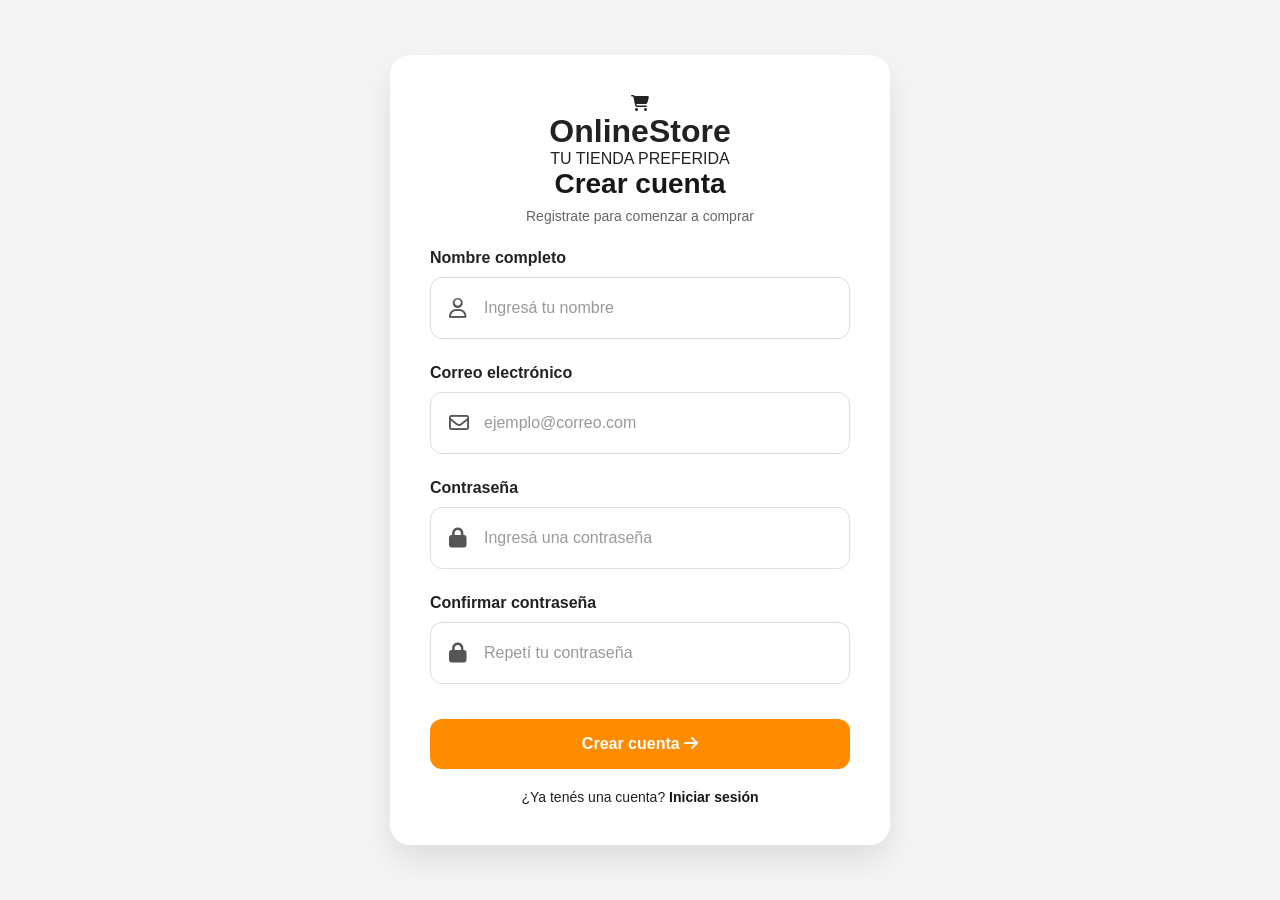
<file: registro.html>
<!DOCTYPE html>
<html lang="es">

<head>
    <meta charset="UTF-8">
    <meta name="viewport" content="width=device-width, initial-scale=1.0">

    <title>OnlineStore - Crear cuenta</title>

    <link rel="stylesheet" href="assets/style.css">

    <link rel="stylesheet"
          href="https://cdnjs.cloudflare.com/ajax/libs/font-awesome/6.5.2/css/all.min.css">
</head>

<body>

    <main class="register-page">

        <div class="register-card">

            <!-- Logo -->

            <div class="register-logo">

                <i class="fa-solid fa-cart-shopping"></i>

                <h1>
                    <span>Online</span>Store
                </h1>

                <p>TU TIENDA PREFERIDA</p>

            </div>


            <!-- Título -->

            <h2>Crear cuenta</h2>

            <p class="register-subtitle">
                Registrate para comenzar a comprar
            </p>


            <!-- Formulario -->

            <form action="registro.php" method="POST">

                <!-- Nombre -->

                <div class="input-group">

                    <label for="nombre">
                        Nombre completo
                    </label>

                    <div class="input-box">

                        <i class="fa-regular fa-user"></i>

                        <input
                            type="text"
                            id="nombre"
                            name="nombre"
                            placeholder="Ingresá tu nombre"
                            required
                        >

                    </div>

                </div>


                <!-- Email -->

                <div class="input-group">

                    <label for="email">
                        Correo electrónico
                    </label>

                    <div class="input-box">

                        <i class="fa-regular fa-envelope"></i>

                        <input
                            type="email"
                            id="email"
                            name="email"
                            placeholder="ejemplo@correo.com"
                            required
                        >

                    </div>

                </div>


                <!-- Contraseña -->

                <div class="input-group">

                    <label for="password">
                        Contraseña
                    </label>

                    <div class="input-box">

                        <i class="fa-solid fa-lock"></i>

                        <input
                            type="password"
                            id="password"
                            name="password"
                            minlength="10"
                            title="La contraseña debe tener al menos 10 caracteres"
                            placeholder="Ingresá una contraseña"
                            required
                        >

                    </div>

                </div>


                <!-- Confirmar contraseña -->

                <div class="input-group">

                    <label for="confirmar_password">
                        Confirmar contraseña
                    </label>

                    <div class="input-box">

                        <i class="fa-solid fa-lock"></i>

                        <input
                            type="password"
                            id="confirmar_password"
                            name="confirmar_password"
                            minlength="10"
                            title="La contraseña debe tener al menos 10 caracteres"
                            placeholder="Repetí tu contraseña"
                            required
                        >

                    </div>

                </div>


                <!-- Botón -->

                <button type="submit" class="register-button">

                    Crear cuenta

                    <i class="fa-solid fa-arrow-right"></i>

                </button>

            </form>


            <!-- Volver al login -->

            <p class="back-login">

                ¿Ya tenés una cuenta?

                <a href="index.html">
                    Iniciar sesión
                </a>

            </p>

        </div>

    </main>

</body>

</html>
</file>
<file: assets/style.css>
/* =========================================
   CONFIGURACIÓN GENERAL
========================================= */

* {
    margin: 0;
    padding: 0;
    box-sizing: border-box;
}

body {
    font-family: Arial, Helvetica, sans-serif;
    background: #f5f5f5;
    min-height: 100vh;
    display: flex;
    align-items: center;
    justify-content: center;
    color: #222;
}

/* Anula la alineación centrada del body solo en la tienda */
body.page-tienda {
    display: block !important;
    background: #f5f5f5;
}


/* =========================================
   LOGIN Y REGISTRO
========================================= */

.login-container {
    width: 95%;
    max-width: 1250px;
    min-height: 760px;
    display: grid;
    grid-template-columns: 45% 55%;
    background: white;
    border-radius: 25px;
    overflow: hidden;
    box-shadow: 0 20px 60px rgba(0, 0, 0, 0.15);
}

.brand-panel {
    position: relative;
    background: linear-gradient(180deg, #171717 0%, #222222 55%, #ff8c00 100%);
    color: white;
    overflow: hidden;
}

.brand-content {
    height: 100%;
    padding: 55px 55px 35px;
    display: flex;
    flex-direction: column;
    align-items: center;
    position: relative;
    z-index: 2;
}

.logo {
    text-align: center;
}

.logo h1 {
    font-size: 48px;
    font-weight: 800;
    letter-spacing: -2px;
}

.logo h1 span { color: #ff8c00; }
.logo h1 strong { color: white; }

.form-panel {
    background: #ffffff;
    display: flex;
    justify-content: center;
    align-items: center;
    padding: 50px;
}

.form-container {
    width: 100%;
    max-width: 500px;
    text-align: center;
}

.input-group {
    text-align: left;
    margin-bottom: 25px;
}

.input-group label {
    display: block;
    font-weight: 600;
    margin-bottom: 10px;
    font-size: 16px;
}

.input-box {
    height: 62px;
    border: 1px solid #ddd;
    border-radius: 12px;
    display: flex;
    align-items: center;
    padding: 0 18px;
    transition: 0.3s;
    background: white;
}

.input-box input {
    border: none;
    outline: none;
    flex: 1;
    font-size: 16px;
    height: 100%;
    color: #222;
}

/* Botón Principal de Login */
.btn-login {
    width: 100%;
    height: 52px;
    background: #ff8c00;
    color: white;
    border: none;
    border-radius: 12px;
    font-size: 16px;
    font-weight: bold;
    cursor: pointer;
    transition: 0.3s;
    margin-top: 15px;
}

.btn-login:hover {
    background: #e07b00;
}

/* Divisor u Opciones */
.divider {
    margin: 20px 0 15px;
    color: #888;
    font-size: 14px;
}

/* Botón de Google */
.btn-google {
    width: 100%;
    height: 50px;
    background: #fff;
    border: 1px solid #ddd;
    border-radius: 12px;
    display: flex;
    align-items: center;
    justify-content: center;
    gap: 10px;
    font-size: 15px;
    font-weight: 600;
    color: #333;
    text-decoration: none;
    cursor: pointer;
    transition: 0.3s;
}

.btn-google:hover {
    background: #f8f9fa;
}

/* Enlaces del pie de login */
.login-footer {
    margin-top: 25px;
    font-size: 14px;
    color: #666;
}

.login-footer a {
    color: #ff8c00;
    text-decoration: none;
    font-weight: bold;
}

.brand-features {
    display: flex;
    flex-direction: column;
    gap: 20px;
    margin-top: auto;
    width: 100%;
}

.feature-item {
    display: flex;
    align-items: center;
    gap: 15px;
    text-align: left;
}

.feature-item i {
    font-size: 24px;
    color: #ff8c00;
    width: 30px;
    text-align: center;
}

.feature-item p {
    font-size: 14px;
    line-height: 1.2;
}

/* =========================================
   CONTENEDOR PRINCIPAL
========================================= */

.login-container {

    width: 95%;
    max-width: 1250px;

    min-height: 760px;

    display: grid;

    grid-template-columns: 45% 55%;

    background: white;

    border-radius: 25px;

    overflow: hidden;

    box-shadow:
        0 20px 60px rgba(0, 0, 0, 0.15);
}


/* =========================================
   PANEL IZQUIERDO
========================================= */

.brand-panel {

    position: relative;

    background:
        linear-gradient(
            180deg,
            #171717 0%,
            #222222 55%,
            #ff8c00 100%
        );

    color: white;

    overflow: hidden;
}


.brand-content {

    height: 100%;

    padding: 55px 55px 35px;

    display: flex;
    flex-direction: column;

    align-items: center;

    position: relative;

    z-index: 2;
}


/* =========================================
   LOGO
========================================= */

.logo {
    text-align: center;
}

.cart-logo {

    width: 100px;
    height: 80px;

    margin: 0 auto 10px;

    position: relative;

    color: #ff8c00;

    font-size: 65px;
}

.cart-logo span {

    position: absolute;

    top: 8px;
    left: 42px;

    font-size: 38px;

    font-weight: bold;

    color: white;
}


.logo h1 {

    font-size: 48px;

    font-weight: 800;

    letter-spacing: -2px;
}

.logo h1 span {
    color: #ff8c00;
}

.logo h1 strong {
    color: white;
}

.logo p {

    margin-top: 8px;

    font-size: 15px;

    letter-spacing: 5px;

    color: #eeeeee;
}


/* =========================================
   SEPARADOR
========================================= */

.separator {

    width: 50px;
    height: 3px;

    background: #ff8c00;

    margin: 38px 0;
}


/* =========================================
   TEXTO PROMOCIONAL
========================================= */

.marketing {

    text-align: center;

    max-width: 380px;
}

.marketing h2 {

    font-size: 32px;

    line-height: 1.2;

    margin-bottom: 18px;
}

.marketing h2 span {
    color: #ff8c00;
}

.marketing p {

    color: #eeeeee;

    font-size: 17px;

    line-height: 1.6;
}


/* =========================================
   DECORACIÓN
========================================= */

.shopping-decoration {

    width: 100%;

    height: 250px;

    position: relative;

    margin-top: 30px;
}


.shopping-decoration::before {

    content: "";

    position: absolute;

    left: -100px;
    right: -100px;

    bottom: -120px;

    height: 250px;

    background: #ff8c00;

    border-radius: 50% 50% 0 0;
}


/* Bolsa */

.shopping-bag {

    position: absolute;

    left: 25%;

    bottom: 25px;

    width: 150px;
    height: 175px;

    background: #111;

    border-radius: 8px;

    border: 2px solid #333;

    display: flex;

    justify-content: center;

    align-items: center;

    font-size: 55px;

    color: #ff8c00;

    box-shadow:
        0 15px 25px rgba(0,0,0,0.3);

    z-index: 2;
}

.shopping-bag::before {

    content: "";

    position: absolute;

    width: 65px;
    height: 45px;

    border: 7px solid #ff8c00;

    border-bottom: 0;

    border-radius: 50px 50px 0 0;

    top: -35px;
}


/* Planta */

.plant {

    position: absolute;

    right: 20%;

    bottom: 25px;

    width: 90px;
    height: 70px;

    background: #eee;

    border-radius: 10px;

    display: flex;

    align-items: center;

    justify-content: center;

    font-size: 42px;

    color: #5f8f42;

    z-index: 3;
}


/* =========================================
   BENEFICIOS
========================================= */

.benefits {

    width: 100%;

    display: flex;

    justify-content: space-around;

    margin-top: auto;

    padding-top: 20px;

    position: relative;

    z-index: 5;
}

.benefit {

    text-align: center;

    width: 30%;
}

.benefit-icon {

    width: 58px;
    height: 58px;

    border-radius: 50%;

    background: rgba(255,255,255,0.15);

    margin: 0 auto 10px;

    display: flex;

    align-items: center;
    justify-content: center;

    font-size: 22px;
}

.benefit p {

    font-size: 13px;

    line-height: 1.4;
}


/* =========================================
   PANEL DERECHO
========================================= */

.form-panel {

    background: #ffffff;

    display: flex;

    justify-content: center;

    align-items: center;

    padding: 50px;
}


.form-container {

    width: 100%;

    max-width: 500px;

    text-align: center;
}


/* =========================================
   ICONO USUARIO
========================================= */

.user-icon {

    width: 110px;
    height: 110px;

    margin: 0 auto 25px;

    border-radius: 50%;

    background: #fff4e8;

    color: #ff8c00;

    display: flex;

    align-items: center;

    justify-content: center;

    font-size: 50px;
}


.form-container h2 {

    font-size: 38px;

    margin-bottom: 10px;

    color: #222;
}

.subtitle {

    color: #8a8a8a;

    font-size: 17px;

    margin-bottom: 40px;
}


/* =========================================
   CAMPOS
========================================= */

.input-group {

    text-align: left;

    margin-bottom: 25px;
}

.input-group label {

    display: block;

    font-weight: 600;

    margin-bottom: 10px;

    font-size: 16px;
}


.input-box {

    height: 62px;

    border: 1px solid #ddd;

    border-radius: 12px;

    display: flex;

    align-items: center;

    padding: 0 18px;

    transition: 0.3s;

    background: white;
}

.input-box:focus-within {

    border-color: #ff8c00;

    box-shadow:
        0 0 0 3px rgba(255, 140, 0, 0.1);
}


.input-box > i {

    color: #555;

    font-size: 20px;

    width: 35px;
}


.input-box input {

    border: none;

    outline: none;

    flex: 1;

    font-size: 16px;

    height: 100%;

    color: #222;
}


.input-box input::placeholder {
    color: #999;
}


/* Botón mostrar contraseña */

.show-password {

    background: none;

    border: none;

    cursor: pointer;

    font-size: 20px;

    color: #555;
}


/* =========================================
   OPCIONES
========================================= */

.form-options {

    display: flex;

    justify-content: space-between;

    align-items: center;

    margin: 5px 0 28px;

    font-size: 14px;
}


.remember {

    display: flex;

    align-items: center;

    gap: 8px;

    cursor: pointer;
}


.remember input {

    width: 18px;
    height: 18px;

    accent-color: #ff8c00;
}


.form-options a {

    color: #ff8c00;

    text-decoration: none;

    font-weight: 600;
}

.form-options a:hover {
    text-decoration: underline;
}


/* =========================================
   BOTÓN LOGIN
========================================= */

.login-button {

    width: 100%;

    height: 65px;

    border: none;

    border-radius: 12px;

    background:
        linear-gradient(
            90deg,
            #ff8c00,
            #ff9f1c
        );

    color: white;

    font-size: 18px;

    font-weight: bold;

    cursor: pointer;

    display: flex;

    align-items: center;

    justify-content: center;

    gap: 20px;

    transition: 0.3s;

    box-shadow:
        0 8px 20px rgba(255, 140, 0, 0.25);
}

.login-button:hover {

    transform: translateY(-2px);

    box-shadow:
        0 12px 25px rgba(255, 140, 0, 0.35);
}


/* =========================================
   SEPARADOR
========================================= */

.divider {

    display: flex;

    align-items: center;

    gap: 15px;

    margin: 32px 0 20px;
}

.divider span {

    height: 1px;

    background: #ddd;

    flex: 1;
}

.divider p {

    color: #999;

    font-size: 14px;

    white-space: nowrap;
}


/* =========================================
   BOTONES SOCIALES
========================================= */

.social-button {

    width: 100%;

    height: 55px;

    background: white;

    border: 1px solid #ddd;

    border-radius: 10px;

    margin-bottom: 12px;

    display: flex;

    align-items: center;

    justify-content: center;

    gap: 15px;

    cursor: pointer;

    font-size: 16px;

    font-weight: 600;

    transition: 0.2s;
}

.social-button:hover {

    background: #fafafa;

    border-color: #bbb;
}

.google {
    color: #4285F4;
}

.facebook {
    color: #1877F2;
}


/* =========================================
   BARRA SUPERIOR Y NAVEGACIÓN TIENDA
========================================= */

.store-nav {
    width: 100%;
    background: #171717;
    color: white;
    padding: 15px 40px;
    display: flex;
    justify-content: space-between;
    align-items: center;
    position: fixed;
    top: 0;
    left: 0;
    z-index: 100;
}

.store-nav .logo h1 { font-size: 24px; }
.store-nav .logo span { color: #ff8c00; }

.nav-user {
    display: flex;
    align-items: center;
    gap: 15px;
}

.btn-admin-add {
    color: #ff8c00;
    text-decoration: none;
    font-weight: bold;
}

.btn-salir {
    color: #ff8c00;
    font-size: 20px;
    text-decoration: none;
}

.main-wrapper {
    margin-top: 70px;
    width: 100%;
}


/* =========================================
   BARRA DE BÚSQUEDA
========================================= */

.top-search-bar {
    width: 100%;
    background: #ffffff;
    border-bottom: 1px solid #e5e5e5;
    padding: 15px 0;
    box-shadow: 0 2px 4px rgba(0,0,0,0.03);
    position: sticky;
    top: 70px;
    z-index: 60;
}

.top-search-bar .search-form {
    max-width: 1200px;
    margin: 0 auto;
    padding: 0 20px;
    display: flex;
    flex-direction: row;
    align-items: center;
    gap: 12px;
}

.search-input-box {
    flex: 1;
    display: flex;
    align-items: center;
    background: #f8f9fa;
    border: 1px solid #ddd;
    border-radius: 8px;
    padding: 10px 15px;
}

.search-input-box i {
    color: #888;
    margin-right: 10px;
}

.search-input-box input {
    border: none;
    background: transparent;
    outline: none;
    width: 100%;
    font-size: 15px;
}

.btn-search {
    background: #ff8c00;
    color: white;
    border: none;
    padding: 12px 22px;
    border-radius: 8px;
    font-weight: bold;
    cursor: pointer;
    white-space: nowrap;
}

.btn-reset {
    background: #eee;
    color: #333;
    padding: 12px 16px;
    border-radius: 8px;
    text-decoration: none;
    display: inline-flex;
    align-items: center;
    justify-content: center;
}


/* =========================================
   LAYOUT Y CATEGORÍAS (SIDEBAR)
========================================= */

.store-layout {
    max-width: 1200px;
    margin: 25px auto 40px;
    display: flex;
    gap: 25px;
    padding: 0 20px;
}

.sidebar-categories {
    width: 240px;
    flex-shrink: 0;
    background: #fff;
    padding: 20px;
    border-radius: 12px;
    box-shadow: 0 2px 8px rgba(0,0,0,0.04);
    height: fit-content;
}

.sidebar-categories h3 {
    margin-bottom: 15px;
    font-size: 18px;
    color: #333;
    border-bottom: 2px solid #ff8c00;
    padding-bottom: 8px;
}

.category-buttons {
    display: flex;
    flex-direction: column;
    gap: 8px;
}

.btn-cat {
    display: flex;
    align-items: center;
    gap: 10px;
    padding: 10px 14px;
    background: #f8f9fa;
    color: #444;
    text-decoration: none;
    border-radius: 8px;
    font-size: 14px;
    font-weight: 500;
    transition: all 0.2s ease;
}

.btn-cat:hover {
    background: #fff4e8;
    color: #ff8c00;
}

.btn-cat.active {
    background: #ff8c00;
    color: #fff;
}


/* =========================================
   CATÁLOGO DE PRODUCTOS
========================================= */

.catalog-container {
    flex: 1;
    margin: 0;
    padding: 0;
}

.catalog-container h2 {
    font-size: 28px;
    margin-bottom: 25px;
    color: #222;
}

.products-grid {
    display: grid;
    grid-template-columns: repeat(auto-fill, minmax(240px, 1fr));
    gap: 25px;
}

.product-card {
    background: white;
    border-radius: 18px;
    padding: 20px;
    text-align: center;
    box-shadow: 0 10px 30px rgba(0, 0, 0, 0.08);
    display: flex;
    flex-direction: column;
    justify-content: space-between;
}

.admin-actions {
    display: flex;
    justify-content: flex-end;
    gap: 10px;
    margin-bottom: 10px;
}

.btn-edit { color: #2196F3; font-size: 18px; text-decoration: none; }
.btn-delete { color: #f44336; font-size: 18px; text-decoration: none; }

.product-img-box {
    width: 100%;
    height: 180px;
    border-radius: 12px;
    overflow: hidden;
    margin-bottom: 12px;
    background: #f9f9f9;
    display: flex;
    align-items: center;
    justify-content: center;
}

.product-img-box img {
    width: 100%;
    height: 100%;
    object-fit: contain;
}

.badge-cat {
    display: inline-block;
    align-self: center;
    background: #fff4e8;
    color: #ff8c00;
    font-size: 12px;
    font-weight: bold;
    padding: 4px 10px;
    border-radius: 12px;
    margin-bottom: 10px;
}

.product-card h3 {
    font-size: 18px;
    color: #222;
    margin-bottom: 8px;
}

.product-card .desc {
    font-size: 14px;
    color: #777;
    margin-bottom: 15px;
    line-height: 1.4;
}

.product-card .price {
    font-size: 22px;
    font-weight: bold;
    color: #ff8c00;
    margin-bottom: 18px;
}

.btn-add {
    width: 100%;
    height: 45px;
    border: none;
    border-radius: 10px;
    background: #171717;
    color: white;
    font-weight: bold;
    cursor: pointer;
    display: flex;
    align-items: center;
    justify-content: center;
    gap: 10px;
    transition: 0.3s;
}

.btn-add:hover {
    background: #ff8c00;
}

/* =========================================
   ESTILOS PARA REGISTRO Y AGREGAR PRODUCTO
========================================= */

.register-page {
    width: 100%;
    min-height: 100vh;
    display: flex;
    justify-content: center;
    align-items: center;
    padding: 40px 20px;
}

.register-card {
    background: #ffffff;
    width: 100%;
    max-width: 500px;
    padding: 40px;
    border-radius: 20px;
    box-shadow: 0 15px 35px rgba(0, 0, 0, 0.1);
    text-align: center;
}

.register-card h2 {
    font-size: 28px;
    color: #171717;
    margin-bottom: 8px;
}

.register-subtitle {
    color: #666;
    font-size: 14px;
    margin-bottom: 25px;
}

.register-button {
    width: 100%;
    height: 50px;
    background: #ff8c00;
    color: white;
    border: none;
    border-radius: 12px;
    font-size: 16px;
    font-weight: bold;
    cursor: pointer;
    transition: background 0.3s ease;
    margin-top: 10px;
}

.register-button:hover {
    background: #e07b00;
}

.back-login {
    margin-top: 20px;
    font-size: 14px;
}

.back-login a {
    color: #171717;
    text-decoration: none;
    font-weight: bold;
}

.back-login a:hover {
    color: #ff8c00;
}


/* =========================================
   PÁGINA DE INICIO (inicio.php)
========================================= */

.contenedor-inicio {
    width: 100%;
    min-height: 100vh;
    display: flex;
    justify-content: center;
    align-items: center;
    padding: 20px;
    background: #f5f5f5;
}

.tarjeta-bienvenida {
    background: #ffffff;
    width: 100%;
    max-width: 520px;
    padding: 45px 35px;
    border-radius: 25px;
    box-shadow: 0 20px 50px rgba(0, 0, 0, 0.1);
    text-align: center;
}

.logo-carrito {
    font-size: 55px;
    margin-bottom: 15px;
    display: inline-block;
    background: #fff4e8;
    width: 90px;
    height: 90px;
    line-height: 90px;
    border-radius: 50%;
}

.tarjeta-bienvenida h1 {
    font-size: 28px;
    color: #171717;
    margin-bottom: 8px;
    font-weight: 800;
}

.tarjeta-bienvenida h1 span {
    color: #ff8c00;
}

.tarjeta-bienvenida h2 {
    font-size: 20px;
    color: #444;
    font-weight: 600;
    margin-bottom: 12px;
}

.tarjeta-bienvenida .mensaje {
    color: #777;
    font-size: 15px;
    margin-bottom: 30px;
}

.acciones {
    display: flex;
    flex-direction: column;
    gap: 12px;
}

.btn-tienda {
    width: 100%;
    height: 52px;
    background: #ff8c00;
    color: white;
    text-decoration: none;
    border-radius: 12px;
    font-size: 16px;
    font-weight: bold;
    display: flex;
    align-items: center;
    justify-content: center;
    gap: 8px;
    transition: 0.3s ease;
}

.btn-tienda:hover {
    background: #e07b00;
}

.btn-cerrar {
    width: 100%;
    height: 48px;
    background: #f8f9fa;
    color: #d32f2f;
    text-decoration: none;
    border-radius: 12px;
    font-size: 15px;
    font-weight: 600;
    display: flex;
    align-items: center;
    justify-content: center;
    transition: 0.3s ease;
    border: 1px solid #eee;
}

.btn-cerrar:hover {
    background: #ffebee;
}


/* ==========================================
   ESTILOS DEL CARRITO DE COMPRAS
   ========================================== */

.cart-container {
    max-width: 1200px;
    margin: 30px auto;
    padding: 0 20px;
}

.cart-container h2 {
    font-size: 1.8rem;
    color: #2c3e50;
    margin-bottom: 25px;
    display: flex;
    align-items: center;
    gap: 12px;
}

.cart-layout {
    display: grid;
    grid-template-columns: 1fr 340px;
    gap: 25px;
    align-items: start;
}

/* Tabla de Productos */
.cart-table-wrapper {
    background: #fff;
    border-radius: 12px;
    box-shadow: 0 4px 15px rgba(0, 0, 0, 0.05);
    overflow: hidden;
}

.cart-table {
    width: 100%;
    border-collapse: collapse;
    text-align: left;
}

.cart-table th {
    background: #f8f9fa;
    color: #495057;
    padding: 16px;
    font-weight: 600;
    border-bottom: 2px solid #e9ecef;
}

.cart-table td {
    padding: 16px;
    border-bottom: 1px solid #e9ecef;
    vertical-align: middle;
}

.cart-product-info {
    display: flex;
    align-items: center;
    gap: 15px;
}

.cart-product-info img {
    width: 60px;
    height: 60px;
    object-fit: cover;
    border-radius: 8px;
    border: 1px solid #eee;
}

.cart-product-info strong {
    display: block;
    color: #333;
    font-size: 0.95rem;
}

.qty-form input[type="number"] {
    width: 65px;
    padding: 6px 10px;
    border: 1px solid #ced4da;
    border-radius: 6px;
    text-align: center;
    font-size: 0.95rem;
}

.subtotal {
    font-weight: bold;
    color: #27ae60;
}

.btn-remove {
    color: #e74c3c;
    font-size: 1.1rem;
    transition: color 0.2s;
}

.btn-remove:hover {
    color: #c0392b;
}

/* Resumen del Pedido */
.cart-summary {
    background: #fff;
    padding: 24px;
    border-radius: 12px;
    box-shadow: 0 4px 15px rgba(0, 0, 0, 0.05);
}

.cart-summary h3 {
    margin-bottom: 20px;
    color: #2c3e50;
    font-size: 1.3rem;
}

.summary-line {
    display: flex;
    justify-content: space-between;
    margin-bottom: 12px;
    color: #555;
    font-size: 0.95rem;
}

.free-shipping {
    color: #27ae60;
    font-weight: bold;
}

.cart-summary hr {
    border: none;
    border-top: 1px solid #e9ecef;
    margin: 15px 0;
}

.total-line {
    font-size: 1.25rem;
    color: #2c3e50;
}

.btn-checkout {
    display: block;
    width: 100%;
    background: #27ae60;
    color: #fff;
    text-align: center;
    padding: 12px;
    border-radius: 8px;
    text-decoration: none;
    font-weight: bold;
    margin-top: 20px;
    transition: background 0.2s;
}

.btn-checkout:hover {
    background: #219150;
}

.btn-vaciar {
    display: block;
    text-align: center;
    color: #888;
    font-size: 0.85rem;
    margin-top: 12px;
    text-decoration: underline;
}

.btn-vaciar:hover {
    color: #e74c3c;
}

/* Estado de Carrito Vacío */
.empty-cart {
    background: #fff;
    text-align: center;
    padding: 60px 20px;
    border-radius: 12px;
    box-shadow: 0 4px 15px rgba(0, 0, 0, 0.05);
}

.empty-icon {
    font-size: 4rem;
    color: #cbd5e1;
    margin-bottom: 15px;
}

.empty-cart h3 {
    color: #334155;
    margin-bottom: 8px;
}

.empty-cart p {
    color: #64748b;
    margin-bottom: 20px;
}

.btn-start-shopping {
    display: inline-block;
    background: #e07b00;
    color: #fff;
    padding: 10px 24px;
    border-radius: 8px;
    text-decoration: none;
    font-weight: bold;
}

/* Adaptación Mobile */
@media (max-width: 850px) {
    .cart-layout {
        grid-template-columns: 1fr;
    }
}

/* ==========================================
   DISEÑO LLAMATIVO PARA CARRITO Y BOTÓN VOLVER
   ========================================== */

/* Botón Carrito en el Header */
.btn-carrito {
    position: relative;
    display: inline-flex;
    align-items: center;
    gap: 8px;
    background: #ff8c00; /* Naranja principal */
    color: #ffffff !important; /* Texto blanco legible */
    padding: 8px 16px;
    border-radius: 20px;
    font-weight: 600;
    font-size: 0.95rem;
    text-decoration: none;
    transition: all 0.25s ease-in-out;
    box-shadow: 0 4px 10px rgba(255, 140, 0, 0.3);
}

.btn-carrito:hover {
    background: #e07b00;
    transform: translateY(-2px);
    box-shadow: 0 6px 14px rgba(255, 140, 0, 0.45);
}

.btn-carrito i {
    font-size: 1.1rem;
}

/* Indicador con la cantidad de productos */
.cart-badge {
    background: #ffffff;
    color: #ff8c00;
    font-size: 0.8rem;
    font-weight: bold;
    padding: 2px 7px;
    border-radius: 50%;
    min-width: 20px;
    text-align: center;
    line-height: 1;
}

/* Botón Volver a la Tienda */
.btn-volver {
    display: inline-flex;
    align-items: center;
    gap: 8px;
    background: rgba(255, 255, 255, 0.12);
    color: #ffffff !important;
    border: 1px solid rgba(255, 255, 255, 0.3);
    padding: 8px 16px;
    border-radius: 20px;
    font-weight: 600;
    font-size: 0.9rem;
    text-decoration: none;
    transition: all 0.25s ease-in-out;
}

.btn-volver:hover {
    background: #ff8c00;
    border-color: #ff8c00;
    transform: translateX(-3px);
    box-shadow: 0 4px 10px rgba(255, 140, 0, 0.3);
}


/* Botón Vaciar Carrito */
.btn-vaciar {
    display: flex;
    align-items: center;
    justify-content: center;
    gap: 8px;
    width: 100%;
    background: transparent;
    color: #e74c3c;
    border: 1.5px solid #e74c3c;
    padding: 10px 16px;
    border-radius: 8px;
    text-decoration: none;
    font-weight: 600;
    font-size: 0.9rem;
    margin-top: 12px;
    transition: all 0.25s ease-in-out;
    box-sizing: border-box;
}

.btn-vaciar:hover {
    background: #e74c3c;
    color: #ffffff;
    box-shadow: 0 4px 10px rgba(231, 76, 60, 0.25);
}


/* Estilo de Resumen del Pedido */
.resumen-pedido {
    background: #ffffff;
    border-radius: 12px;
    padding: 20px;
    box-shadow: 0 4px 12px rgba(0, 0, 0, 0.05);
}

.resumen-pedido h3 {
    margin-bottom: 15px;
    color: #2c3e50;
    font-size: 1.2rem;
}

.resumen-productos {
    max-height: 180px;
    overflow-y: auto;
    margin-bottom: 10px;
    padding-right: 5px;
}

.resumen-item {
    display: flex;
    justify-content: space-between;
    align-items: center;
    margin-bottom: 10px;
    font-size: 0.9rem;
}

.resumen-item-info {
    display: flex;
    flex-direction: column;
}

.resumen-nombre {
    font-weight: 600;
    color: #333;
}

.resumen-cantidad-precio {
    font-size: 0.8rem;
    color: #666;
}

.resumen-subtotal-item {
    font-weight: 600;
    color: #444;
}

.resumen-divider {
    border: 0;
    border-top: 1px solid #eee;
    margin: 12px 0;
}

.resumen-linea {
    display: flex;
    justify-content: space-between;
    margin-bottom: 8px;
    font-size: 0.95rem;
    color: #555;
}

.envio-gratis {
    color: #27ae60;
    font-weight: bold;
}

.total-linea {
    font-size: 1.2rem;
    color: #2c3e50;
}


/* Indicador de stock exclusivo para administradores */
.stock-admin {
    display: inline-block;
    background-color: #e0f2fe;
    color: #0369a1;
    border: 1px solid #bae6fd;
    padding: 4px 10px;
    border-radius: 6px;
    font-size: 0.85rem;
    font-weight: 600;
    margin-top: 6px;
}

.stock-admin i {
    margin-right: 4px;
}

.stock-admin.stock-agotado {
    background-color: #fdecea;
    color: #b42318;
    border-color: #f5c2c0;
}

.stock-admin.stock-bajo {
    background-color: #fff4cc;
    color: #8a5a00;
    border-color: #f2d675;
}


/* Banner de Compra Mínima */
.banner-minimo {
    display: flex;
    align-items: center;
    gap: 15px;
    padding: 16px 20px;
    border-radius: 10px;
    margin-bottom: 20px;
    font-size: 0.95rem;
    transition: all 0.3s ease;
}

.banner-minimo div {
    display: flex;
    flex-direction: column;
    gap: 2px;
}

.icon-banner {
    font-size: 1.8rem;
    flex-shrink: 0;
}

/* Estado: Alerta (Falta saldo) */
.banner-alerta {
    background-color: #fff3cd;
    color: #856404;
    border: 1px solid #ffeeba;
}

.banner-alerta .icon-banner {
    color: #ff8c00;
}

/* Estado: Éxito (Monto alcanzado) */
.banner-exito {
    background-color: #d4edda;
    color: #155724;
    border: 1px solid #c3e6cb;
}

.banner-exito .icon-banner {
    color: #28a745;
}

/* Botón Finalizar Compra deshabilitado */
.btn-finalizar:disabled {
    background-color: #a5d6a7;
    color: #ffffff;
    cursor: not-allowed;
    opacity: 0.75;
    box-shadow: none;
}

.btn-finalizar:disabled:hover {
    background-color: #a5d6a7;
    transform: none;
}


/* Contenedor del selector de cantidad */
.qty-control {
    display: inline-flex;
    align-items: center;
    background-color: #f8f9fa;
    border: 1px solid #ced4da;
    border-radius: 8px;
    overflow: hidden;
    box-shadow: 0 2px 4px rgba(0,0,0,0.04);
}

/* Botones + y - */
.btn-qty {
    background-color: #ffffff;
    border: none;
    color: #495057;
    width: 32px;
    height: 32px;
    display: flex;
    align-items: center;
    justify-content: center;
    cursor: pointer;
    font-size: 0.85rem;
    transition: background-color 0.2s, color 0.2s;
}

.btn-qty:hover {
    background-color: #e2e6ea;
    color: #212529;
}

.btn-qty:active {
    background-color: #dae0e5;
}

/* Campo numérico readonly */
.input-qty {
    width: 42px;
    height: 32px;
    border: none;
    background-color: transparent;
    text-align: center;
    font-weight: 700;
    font-size: 0.95rem;
    color: #333;
    cursor: default;
    user-select: none;
}

/* Ocultar flechas nativas del input number */
.input-qty::-webkit-inner-spin-button,
.input-qty::-webkit-outer-spin-button {
    -webkit-appearance: none;
    margin: 0;
}
.input-qty {
    -moz-appearance: textfield;
    -webkit-appearance: textfield;
    appearance: textfield;
}


/* ==========================================
   ESTILOS DE NOTIFICACIONES (TOASTS)
   ========================================== */

   /* Contenedor del Toast en el costado inferior derecho */
.toast-container {
    position: fixed;
    bottom: 20px;
    right: 20px;
    z-index: 9999;
    display: flex;
    flex-direction: column;
    gap: 12px;
}

/* Tarjeta del Toast */
.toast {
    display: flex;
    align-items: center;
    gap: 14px;
    background-color: #ffffff;
    border-radius: 12px;
    padding: 14px 18px;
    box-shadow: 0 8px 24px rgba(0, 0, 0, 0.15);
    min-width: 320px;
    max-width: 380px;
    border-left: 5px solid #28a745;
    transform: translateX(120%);
    transition: transform 0.4s cubic-bezier(0.68, -0.55, 0.27, 1.55), opacity 0.4s ease;
    opacity: 0;
}

.toast.show {
    transform: translateX(0);
    opacity: 1;
}

/* Toast de límite excedido */
.toast.toast-error {
    border-left-color: #dc3545;
}

.toast.toast-stock-bajo {
    border-left-color: #f0ad00;
}

.toast-stock-bajo .toast-title {
    color: #8a5a00;
}

/* Imagen del producto */
.toast-img {
    width: 55px;
    height: 55px;
    object-fit: cover;
    border-radius: 8px;
    border: 1px solid #eee;
    flex-shrink: 0;
}

/* Contenido de texto */
.toast-content {
    flex-grow: 1;
    display: flex;
    flex-direction: column;
    gap: 2px;
}

.toast-title {
    font-size: 0.82rem;
    font-weight: 700;
    text-transform: uppercase;
    color: #28a745;
}

.toast-error .toast-title {
    color: #dc3545;
}

.toast-nombre {
    font-size: 0.95rem;
    font-weight: 700;
    color: #222;
}

.toast-cat {
    font-size: 0.75rem;
    background-color: #e9ecef;
    color: #495057;
    padding: 2px 6px;
    border-radius: 4px;
    width: fit-content;
}

.toast-desc {
    font-size: 0.8rem;
    color: #6c757d;
    white-space: nowrap;
    overflow: hidden;
    text-overflow: ellipsis;
    max-width: 200px;
}

.toast-precio {
    font-weight: 700;
    color: #111;
    font-size: 0.9rem;
}

/* Botón cerrar X */
.toast-close {
    background: none;
    border: none;
    font-size: 1.1rem;
    color: #aaa;
    cursor: pointer;
    align-self: flex-start;
}

.toast-close:hover {
    color: #333;
}


/* ==========================================
   PANTALLA DE CONFIRMACIÓN DE COMPRA
   ========================================== */
.confirmacion-box {
    max-width: 650px;
    margin: 40px auto;
    background: #ffffff;
    border-radius: 12px;
    padding: 30px;
    box-shadow: 0 8px 24px rgba(0,0,0,0.08);
}

.confirmacion-header {
    text-align: center;
    margin-bottom: 25px;
}

.icon-exito {
    font-size: 3.5rem;
    color: #28a745;
    margin-bottom: 12px;
}

.confirmacion-header h2 {
    font-size: 1.6rem;
    color: #222;
    margin-bottom: 6px;
}

.fecha-compra {
    display: inline-block;
    margin-top: 6px;
    font-size: 0.85rem;
    color: #6c757d;
}

.resumen-confirmacion {
    background: #f8f9fa;
    border-radius: 10px;
    padding: 20px;
}

.lista-detalles {
    display: flex;
    flex-direction: column;
    gap: 12px;
    margin-top: 15px;
}

.detalle-item {
    display: flex;
    align-items: center;
    gap: 14px;
}

.detalle-item img {
    width: 50px;
    height: 50px;
    object-fit: cover;
    border-radius: 6px;
    border: 1px solid #ddd;
}

.detalle-info {
    flex-grow: 1;
    display: flex;
    flex-direction: column;
}

.detalle-precio {
    font-weight: 700;
    color: #111;
}

.total-confirmacion {
    display: flex;
    justify-content: space-between;
    align-items: center;
    font-size: 1.1rem;
}

.total-confirmacion strong {
    font-size: 1.3rem;
    color: #28a745;
}

.acciones-confirmacion {
    text-align: center;
    margin-top: 25px;
}

.btn-volver-tienda {
    display: inline-flex;
    align-items: center;
    gap: 8px;
    background-color: #0d6efd;
    color: #fff;
    padding: 12px 24px;
    border-radius: 8px;
    text-decoration: none;
    font-weight: 600;
    transition: background 0.2s;
}

.btn-volver-tienda:hover {
    background-color: #0b5ed7;
}


/* ==========================================
   ESTILOS PARA FORMULARIO DE CHECKOUT
   ========================================== */
.form-checkout {
    display: flex;
    flex-direction: column;
    gap: 18px;
    margin-top: 20px;
}

.form-checkout .form-group {
    display: flex;
    flex-direction: column;
    gap: 6px;
    text-align: left;
}

.form-checkout label {
    font-size: 0.95rem;
    font-weight: 600;
    color: #333;
}

.form-checkout input[type="text"],
.form-checkout input[type="tel"],
.form-checkout select,
.form-checkout textarea {
    width: 100%;
    padding: 10px 14px;
    border: 1px solid #cccccc;
    border-radius: 8px;
    font-size: 0.95rem;
    font-family: inherit;
    background-color: #fff;
    transition: border-color 0.2s, box-shadow 0.2s;
    box-sizing: border-box;
}

.form-checkout input:focus,
.form-checkout select:focus,
.form-checkout textarea:focus {
    border-color: #0d6efd;
    box-shadow: 0 0 0 3px rgba(13, 110, 253, 0.15);
    outline: none;
}

.form-checkout textarea {
    resize: vertical;
}

.acciones-checkout {
    display: flex;
    justify-content: space-between;
    align-items: center;
    gap: 15px;
    margin-top: 15px;
}

.acciones-checkout .btn-vaciar {
    display: inline-block;
    padding: 12px 20px;
    border: 1px solid #dc3545;
    color: #dc3545;
    border-radius: 8px;
    text-decoration: none;
    font-weight: 600;
    text-align: center;
    transition: background-color 0.2s, color 0.2s;
}

.acciones-checkout .btn-vaciar:hover {
    background-color: #dc3545;
    color: #ffffff;
}

.acciones-checkout .btn-finalizar {
    background-color: #28a745;
    color: #ffffff;
    border: none;
    padding: 12px 24px;
    border-radius: 8px;
    font-size: 1rem;
    font-weight: 600;
    cursor: pointer;
    transition: background-color 0.2s;
}

.acciones-checkout .btn-finalizar:hover {
    background-color: #218838;
}


/* Botón admin y badge de notificaciones */
.btn-admin-pedidos {
    position: relative;
    background-color: #6f42c1;
    color: #ffffff;
    padding: 8px 14px;
    border-radius: 6px;
    text-decoration: none;
    font-weight: 600;
    display: inline-flex;
    align-items: center;
    gap: 6px;
}

/* Controles administrativos visibles durante el desplazamiento */
.admin-live-tools {
    position: sticky;
    top: 142px;
    z-index: 50;
    width: min(1200px, calc(100% - 40px));
    margin: 12px auto 0;
    padding: 10px 12px;
    display: flex;
    flex-direction: column;
    align-items: flex-start;
    gap: 8px;
    background: rgba(255, 255, 255, 0.94);
    border: 1px solid rgba(229, 231, 235, 0.9);
    border-radius: 12px;
    box-shadow: 0 5px 16px rgba(30, 41, 59, 0.08);
    backdrop-filter: blur(8px);
}

.sidebar-categories {
    position: sticky;
    top: 90px;
    z-index: 20;
}

.sidebar-categories.sidebar-admin {
    top: 260px;
}

@media (max-width: 768px) {
    .admin-live-tools,
    .sidebar-categories {
        position: static;
    }
}

.badge-notif {
    background-color: #dc3545;
    color: white;
    border-radius: 50%;
    padding: 2px 7px;
    font-size: 0.75rem;
    font-weight: bold;
    position: absolute;
    top: -6px;
    right: -6px;
    border: 2px solid #fff;
    box-shadow: 0 2px 5px rgba(0,0,0,0.2);
}

/* Badges de estado */
.badge-estado {
    padding: 4px 8px;
    border-radius: 4px;
    font-size: 0.85rem;
    font-weight: bold;
}
.badge-estado.pendiente {
    background-color: #ffc107;
    color: #212529;
}
.badge-estado.atendido {
    background-color: #28a745;
    color: #ffffff;
}
</file>
